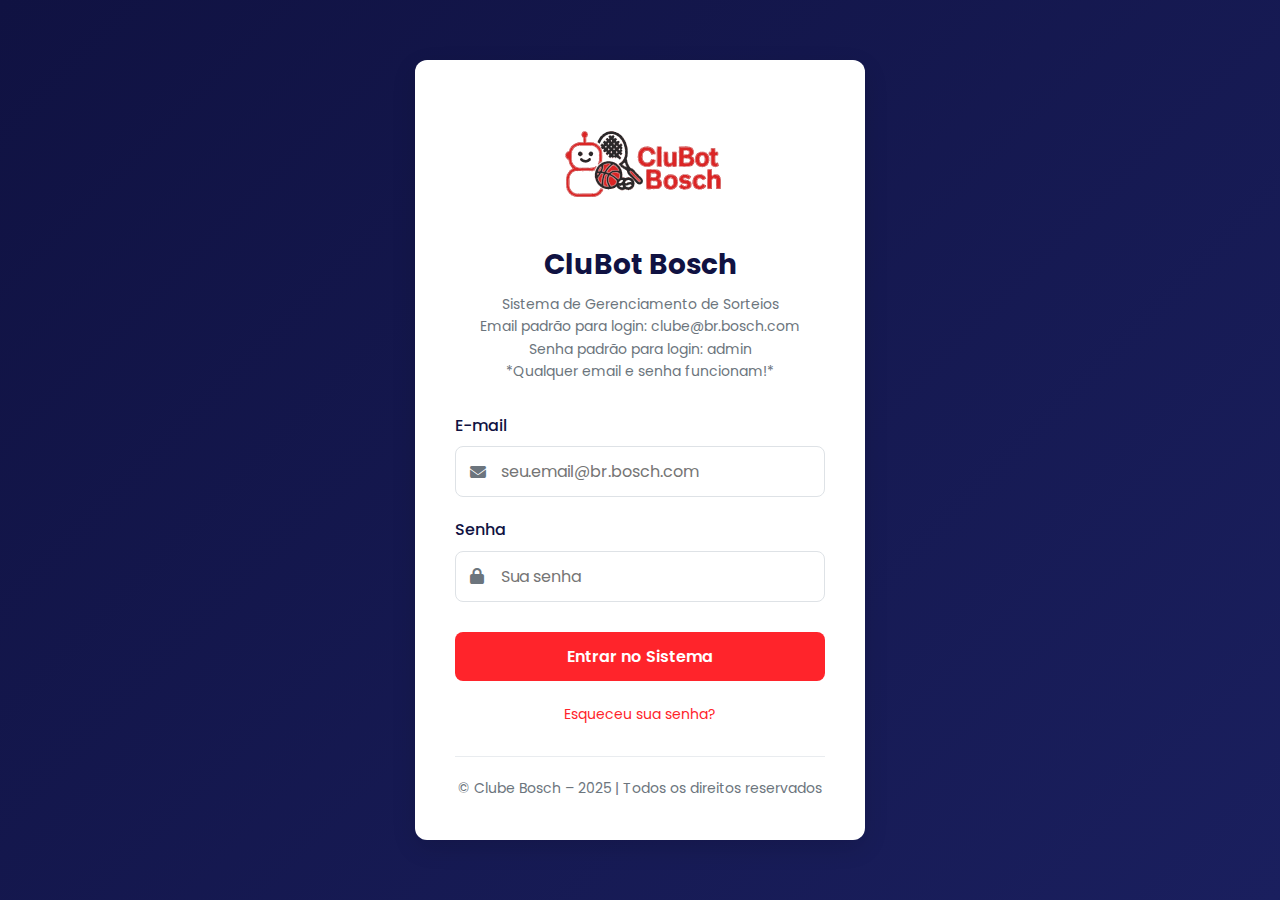
<file: index.html>
<!DOCTYPE html>
<html lang="pt-BR">
<head>
    <meta charset="UTF-8">
    <meta name="viewport" content="width=device-width, initial-scale=1.0">
    <title>CluBot Bosch - Login</title>
    <link rel="stylesheet" href="public/css/style.css">
    <link rel="preconnect" href="https://fonts.googleapis.com">
    <link rel="preconnect" href="https://fonts.gstatic.com" crossorigin>
    <link href="https://fonts.googleapis.com/css2?family=Poppins:wght@300;400;500;600;700&display=swap" rel="stylesheet">
    <link rel="stylesheet" href="https://cdnjs.cloudflare.com/ajax/libs/font-awesome/6.4.0/css/all.min.css">
    <link rel="icon" href="public/img/favicon.svg" type="image/svg+xml">
</head>
<body>
    <div class="login-container">
        <div class="login-card">
            <div class="logo">
              <img src="public/img/icon-complete.svg" alt="CluBot Bosch" class="logo-image">

                <h1>CluBot Bosch</h1>
                <p class="tagline">Sistema de Gerenciamento de Sorteios</p>
                 <p class="tagline">Email padrão para login: clube@br.bosch.com</p>
                  <p class="tagline">Senha padrão para login: admin</p>
                   <p class="tagline">*Qualquer email e senha funcionam!*</p>
            </div>
            
            <form class="login-form" id="login-form">
                <div class="form-group">
                    <label for="email">E-mail</label>
                    <div class="input-with-icon">
                        <i class="fas fa-envelope"></i>
                        <input type="email" id="email" class="form-control" placeholder="seu.email@br.bosch.com" required>
                    </div>
                </div>
                
                <div class="form-group">
                    <label for="password">Senha</label>
                    <div class="input-with-icon">
                        <i class="fas fa-lock"></i>
                        <input type="password" id="password" class="form-control" placeholder="Sua senha" required>
                    </div>
                </div>
                
                <button type="submit" class="btn btn-primary btn-login" id="login-btn">
                    <span id="login-text">Entrar no Sistema</span>
                    <span id="login-loading" class="loading" style="display: none;"></span>
                </button>
                
                <div class="login-help">
                    <a href="#" class="forgot-password">Esqueceu sua senha?</a>
                </div>
            </form>
            
            <div class="login-footer">
                <p>© Clube Bosch – 2025 | Todos os direitos reservados</p>
            </div>
        </div>
    </div>

    <script src="public/js/auth.js"></script>
</body>
</html>
</file>
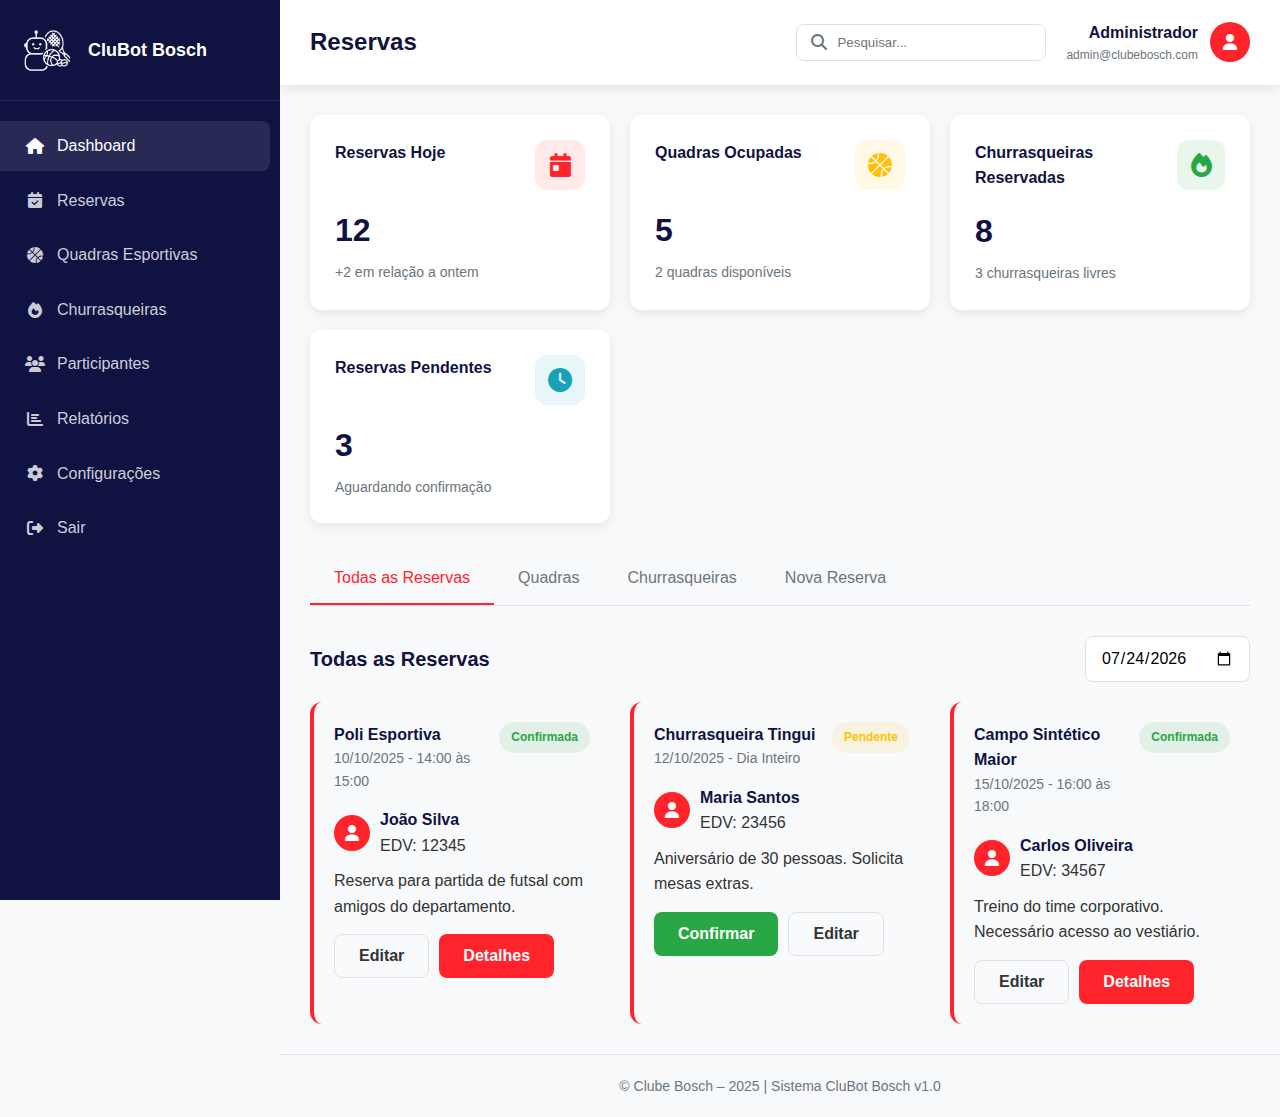
<file: hub.html>
<!DOCTYPE html>
<html lang="pt-BR">
<head>
    <meta charset="UTF-8">
    <meta name="viewport" content="width=device-width, initial-scale=1.0">
    <title>Dashboard - CluBot Bosch</title>
     <link rel="stylesheet" href="public/css/style.css">
    <link rel="stylesheet" href="https://cdnjs.cloudflare.com/ajax/libs/font-awesome/6.4.0/css/all.min.css">
    <style>
        :root {
            --primary: #ff242b;
            --secondary: #ffffff;
            --tertiary: #101242;
            --text: #333333;
            --text-light: #666666;
            --light-gray: #f8f9fa;
            --gray: #e9ecef;
            --border: #dee2e6;
            --dark-gray: #6c757d;
            --success: #28a745;
            --warning: #ffc107;
            --danger: #dc3545;
            --info: #17a2b8;
            --border-radius: 12px;
            --shadow: 0 4px 12px rgba(0, 0, 0, 0.08);
            --shadow-lg: 0 8px 24px rgba(0, 0, 0, 0.12);
            --transition: all 0.3s ease;
        }

        * {
            margin: 0;
            padding: 0;
            box-sizing: border-box;
            font-family: 'Poppins', sans-serif;
        }

        body {
            background-color: var(--light-gray);
            color: var(--text);
            line-height: 1.6;
        }

        /* Dashboard Styles */
        .dashboard-container {
            display: flex;
            min-height: 100vh;
        }

        /* Sidebar */
        .sidebar {
            width: 280px;
            background-color: var(--tertiary);
            color: var(--secondary);
            transition: var(--transition);
            position: fixed;
            height: 100vh;
            overflow-y: auto;
            z-index: 1000;
        }

        .sidebar-header {
            padding: 25px 20px;
            border-bottom: 1px solid rgba(255, 255, 255, 0.1);
            display: flex;
            align-items: center;
            justify-content: space-between;
        }

        .sidebar-logo {
            display: flex;
            align-items: center;
            gap: 12px;
        }

        .sidebar-logo-img {
            width: 40px;
            height: 40px;
            background-color: var(--secondary);
            border-radius: 8px;
            display: flex;
            align-items: center;
            justify-content: center;
            color: var(--primary);
            font-weight: bold;
        }

        .sidebar-logo h2 {
            font-size: 18px;
            font-weight: 600;
        }

        .sidebar-toggle {
            background: none;
            border: none;
            color: var(--secondary);
            font-size: 18px;
            cursor: pointer;
            display: none;
        }

        .sidebar-menu {
            list-style: none;
            padding: 20px 0;
        }

        .sidebar-menu li {
            margin-bottom: 5px;
        }

        .sidebar-menu a {
            display: flex;
            align-items: center;
            gap: 12px;
            padding: 12px 25px;
            color: rgba(255, 255, 255, 0.8);
            text-decoration: none;
            transition: var(--transition);
            border-radius: 0 8px 8px 0;
            margin-right: 10px;
        }

        .sidebar-menu a:hover, .sidebar-menu a.active {
            background-color: rgba(255, 255, 255, 0.1);
            color: var(--secondary);
        }

        .sidebar-menu a i {
            width: 20px;
            text-align: center;
        }

        /* Main Content */
        .main-content {
            flex: 1;
            margin-left: 280px;
            transition: var(--transition);
            display: flex;
            flex-direction: column;
            min-height: 100vh;
        }

        /* Navbar */
        .navbar {
            background-color: var(--secondary);
            box-shadow: var(--shadow);
            padding: 20px 30px;
            display: flex;
            justify-content: space-between;
            align-items: center;
        }

        .navbar-left .page-title {
            font-size: 24px;
            font-weight: 600;
            color: var(--tertiary);
        }

        .navbar-right {
            display: flex;
            align-items: center;
            gap: 20px;
        }

        .navbar-search {
            position: relative;
        }

        .navbar-search i {
            position: absolute;
            left: 15px;
            top: 50%;
            transform: translateY(-50%);
            color: var(--dark-gray);
        }

        .navbar-search input {
            padding: 10px 15px 10px 40px;
            border: 1px solid var(--border);
            border-radius: 8px;
            width: 250px;
            transition: var(--transition);
        }

        .navbar-search input:focus {
            outline: none;
            border-color: var(--primary);
        }

        .navbar-user {
            display: flex;
            align-items: center;
            gap: 12px;
        }

        .user-info {
            text-align: right;
        }

        .user-name {
            font-weight: 600;
            color: var(--tertiary);
        }

        .user-role {
            font-size: 12px;
            color: var(--dark-gray);
        }

        .user-avatar {
            width: 40px;
            height: 40px;
            border-radius: 50%;
            overflow: hidden;
            background-color: var(--primary);
            display: flex;
            align-items: center;
            justify-content: center;
            color: var(--secondary);
            font-weight: 600;
        }

        .user-avatar img {
            width: 100%;
            height: 100%;
            object-fit: cover;
        }

        .user-avatar.small {
            width: 36px;
            height: 36px;
        }

        /* Dashboard Content */
        .dashboard-content {
            flex: 1;
            padding: 30px;
        }

        /* Cards */
        .cards-container {
            display: grid;
            grid-template-columns: repeat(auto-fill, minmax(280px, 1fr));
            gap: 20px;
            margin-bottom: 30px;
        }

        .card {
            background-color: var(--secondary);
            border-radius: var(--border-radius);
            box-shadow: var(--shadow);
            padding: 25px;
            transition: var(--transition);
        }

        .card:hover {
            transform: translateY(-5px);
            box-shadow: var(--shadow-lg);
        }

        .stat-card .card-header {
            display: flex;
            justify-content: space-between;
            align-items: flex-start;
            margin-bottom: 15px;
        }

        .card-title {
            font-size: 16px;
            font-weight: 600;
            color: var(--tertiary);
        }

        .card-icon {
            width: 50px;
            height: 50px;
            border-radius: 12px;
            display: flex;
            align-items: center;
            justify-content: center;
            font-size: 24px;
        }

        .card-icon.primary {
            background-color: rgba(255, 36, 43, 0.1);
            color: var(--primary);
        }

        .card-icon.success {
            background-color: rgba(40, 167, 69, 0.1);
            color: var(--success);
        }

        .card-icon.warning {
            background-color: rgba(255, 193, 7, 0.1);
            color: var(--warning);
        }

        .card-icon.info {
            background-color: rgba(23, 162, 184, 0.1);
            color: var(--info);
        }

        .card-value {
            font-size: 32px;
            font-weight: 700;
            color: var(--tertiary);
            margin-bottom: 5px;
        }

        .card-description {
            font-size: 14px;
            color: var(--dark-gray);
        }

        /* Section Headers */
        .section-header {
            display: flex;
            justify-content: space-between;
            align-items: center;
            margin: 30px 0 20px;
        }

        .section-header h2 {
            font-size: 20px;
            font-weight: 600;
            color: var(--tertiary);
        }

        .view-all {
            color: var(--primary);
            text-decoration: none;
            font-weight: 500;
        }

        .view-all:hover {
            text-decoration: underline;
        }

        /* Actions Grid */
        .actions-grid {
            display: grid;
            grid-template-columns: repeat(auto-fill, minmax(250px, 1fr));
            gap: 20px;
            margin-bottom: 30px;
        }

        .action-card {
            background-color: var(--secondary);
            border-radius: var(--border-radius);
            padding: 25px;
            text-decoration: none;
            color: inherit;
            transition: var(--transition);
            box-shadow: var(--shadow);
            text-align: center;
            cursor: pointer;
        }

        .action-card:hover {
            transform: translateY(-5px);
            box-shadow: var(--shadow-lg);
            color: inherit;
        }

        .action-icon {
            width: 60px;
            height: 60px;
            border-radius: 12px;
            display: flex;
            align-items: center;
            justify-content: center;
            font-size: 24px;
            margin: 0 auto 15px;
        }

        .action-icon.primary {
            background-color: rgba(255, 36, 43, 0.1);
            color: var(--primary);
        }

        .action-icon.success {
            background-color: rgba(40, 167, 69, 0.1);
            color: var(--success);
        }

        .action-icon.warning {
            background-color: rgba(255, 193, 7, 0.1);
            color: var(--warning);
        }

        .action-icon.info {
            background-color: rgba(23, 162, 184, 0.1);
            color: var(--info);
        }

        .action-card h3 {
            font-size: 18px;
            font-weight: 600;
            margin-bottom: 8px;
            color: var(--tertiary);
        }

        .action-card p {
            font-size: 14px;
            color: var(--dark-gray);
        }

        /* Tables */
        .table-container {
            background-color: var(--secondary);
            border-radius: var(--border-radius);
            box-shadow: var(--shadow);
            padding: 25px;
            overflow-x: auto;
        }

        .data-table {
            width: 100%;
            border-collapse: collapse;
        }

        .data-table th, .data-table td {
            padding: 15px;
            text-align: left;
            border-bottom: 1px solid var(--border);
        }

        .data-table th {
            color: var(--tertiary);
            font-weight: 600;
            background-color: var(--light-gray);
        }

        .user-cell {
            display: flex;
            align-items: center;
            gap: 12px;
        }

        .user-details .user-name {
            font-weight: 600;
            color: var(--tertiary);
        }

        .user-details .user-edv {
            font-size: 12px;
            color: var(--dark-gray);
        }

        /* Status Badges */
        .status-badge {
            padding: 6px 12px;
            border-radius: 20px;
            font-size: 12px;
            font-weight: 600;
            display: inline-block;
        }

        .status-badge.confirmed {
            background-color: rgba(40, 167, 69, 0.1);
            color: var(--success);
        }

        .status-badge.pending {
            background-color: rgba(255, 193, 7, 0.1);
            color: var(--warning);
        }

        .status-badge.cancelled {
            background-color: rgba(220, 53, 69, 0.1);
            color: var(--danger);
        }

        /* Action Buttons */
        .action-buttons {
            display: flex;
            gap: 8px;
        }

        .btn-icon {
            width: 32px;
            height: 32px;
            border: none;
            border-radius: 6px;
            background-color: var(--light-gray);
            color: var(--dark-gray);
            cursor: pointer;
            transition: var(--transition);
            display: flex;
            align-items: center;
            justify-content: center;
        }

        .btn-icon:hover {
            background-color: var(--primary);
            color: var(--secondary);
        }

        /* Footer */
        .footer {
            text-align: center;
            padding: 20px;
            color: var(--dark-gray);
            font-size: 14px;
            border-top: 1px solid var(--border);
            margin-top: auto;
        }

        /* Modal */
        .modal {
            display: none;
            position: fixed;
            top: 0;
            left: 0;
            width: 100%;
            height: 100%;
            background-color: rgba(0, 0, 0, 0.5);
            z-index: 2000;
            align-items: center;
            justify-content: center;
            padding: 20px;
        }

        .modal-content {
            background-color: var(--secondary);
            border-radius: var(--border-radius);
            padding: 30px;
            width: 100%;
            max-width: 800px;
            box-shadow: var(--shadow-lg);
            max-height: 90vh;
            overflow-y: auto;
        }

        .modal-header {
            display: flex;
            justify-content: space-between;
            align-items: center;
            margin-bottom: 20px;
            padding-bottom: 15px;
            border-bottom: 1px solid var(--border);
        }

        .modal-title {
            font-size: 20px;
            font-weight: 600;
            color: var(--tertiary);
        }

        .close-modal {
            background: none;
            border: none;
            font-size: 24px;
            cursor: pointer;
            color: var(--dark-gray);
            transition: var(--transition);
        }

        .close-modal:hover {
            color: var(--tertiary);
        }

        .modal-body {
            margin-bottom: 20px;
        }

        .modal-footer {
            display: flex;
            justify-content: flex-end;
            gap: 12px;
            padding-top: 20px;
            border-top: 1px solid var(--border);
        }

        /* Tabs */
        .tabs {
            display: flex;
            border-bottom: 1px solid var(--border);
            margin-bottom: 20px;
        }

        .tab {
            padding: 12px 24px;
            cursor: pointer;
            font-weight: 500;
            color: var(--dark-gray);
            border-bottom: 2px solid transparent;
            transition: var(--transition);
        }

        .tab.active {
            color: var(--primary);
            border-bottom: 2px solid var(--primary);
        }

        .tab-content {
            display: none;
        }

        .tab-content.active {
            display: block;
        }

        /* Form Elements */
        .form-group {
            margin-bottom: 20px;
        }

        .form-group label {
            display: block;
            margin-bottom: 8px;
            font-weight: 500;
            color: var(--tertiary);
        }

        .form-control {
            width: 100%;
            padding: 12px 15px;
            border: 1px solid var(--border);
            border-radius: 8px;
            font-size: 16px;
            transition: var(--transition);
        }

        .form-control:focus {
            outline: none;
            border-color: var(--primary);
            box-shadow: 0 0 0 3px rgba(255, 36, 43, 0.2);
        }

        .btn {
            display: inline-flex;
            align-items: center;
            justify-content: center;
            gap: 8px;
            padding: 12px 24px;
            border: none;
            border-radius: 8px;
            font-size: 16px;
            font-weight: 600;
            cursor: pointer;
            transition: var(--transition);
            text-decoration: none;
        }

        .btn-primary {
            background-color: var(--primary);
            color: var(--secondary);
        }

        .btn-primary:hover {
            background-color: #e02027;
            transform: translateY(-2px);
            box-shadow: 0 6px 12px rgba(255, 36, 43, 0.3);
        }

        .btn-secondary {
            background-color: var(--tertiary);
            color: var(--secondary);
        }

        .btn-secondary:hover {
            background-color: #0a0d2e;
        }

        .btn-success {
            background-color: var(--success);
            color: var(--secondary);
        }

        .btn-outline {
            background-color: transparent;
            border: 1px solid var(--border);
            color: var(--text);
        }

        .btn-outline:hover {
            background-color: var(--light-gray);
        }

        /* Schedule Grid */
        .schedule-grid {
            display: grid;
            grid-template-columns: repeat(auto-fill, minmax(200px, 1fr));
            gap: 15px;
            margin-top: 20px;
        }

        .schedule-item {
            background-color: var(--light-gray);
            border-radius: 8px;
            padding: 15px;
            text-align: center;
            cursor: pointer;
            transition: var(--transition);
        }

        .schedule-item:hover {
            background-color: var(--gray);
        }

        .schedule-item.active {
            background-color: var(--primary);
            color: var(--secondary);
        }

        .schedule-time {
            font-weight: 600;
            margin-bottom: 5px;
        }

        .schedule-status {
            font-size: 12px;
        }

        /* Reservations Grid */
        .reservations-grid {
            display: grid;
            grid-template-columns: repeat(auto-fill, minmax(300px, 1fr));
            gap: 20px;
            margin-top: 20px;
        }

        .reservation-card {
            background-color: var(--light-gray);
            border-radius: var(--border-radius);
            padding: 20px;
            transition: var(--transition);
            border-left: 4px solid var(--primary);
        }

        .reservation-card:hover {
            transform: translateY(-3px);
            box-shadow: var(--shadow);
        }

        .reservation-header {
            display: flex;
            justify-content: space-between;
            align-items: flex-start;
            margin-bottom: 15px;
        }

        .reservation-title {
            font-weight: 600;
            color: var(--tertiary);
        }

        .reservation-date {
            font-size: 14px;
            color: var(--dark-gray);
        }

        .reservation-details {
            margin-bottom: 15px;
        }

        .reservation-user {
            display: flex;
            align-items: center;
            gap: 10px;
            margin-bottom: 10px;
        }

        .reservation-actions {
            display: flex;
            gap: 10px;
        }

        /* Responsive Styles */
        @media (max-width: 1200px) {
            .sidebar {
                width: 250px;
            }
            
            .main-content {
                margin-left: 250px;
            }
        }

        @media (max-width: 992px) {
            .sidebar {
                width: 70px;
                overflow: visible;
            }
            
            .sidebar-header h2, .sidebar-menu span {
                display: none;
            }
            
            .sidebar-menu a {
                justify-content: center;
                padding: 15px;
                border-radius: 8px;
                margin: 0 10px 5px;
            }
            
            .main-content {
                margin-left: 70px;
            }
            
            .cards-container, .actions-grid {
                grid-template-columns: repeat(auto-fill, minmax(250px, 1fr));
            }
            
            .navbar-search input {
                width: 200px;
            }
        }

        @media (max-width: 768px) {
            .cards-container, .actions-grid {
                grid-template-columns: 1fr;
            }
            
            .navbar {
                flex-direction: column;
                gap: 15px;
                align-items: flex-start;
            }
            
            .navbar-right {
                width: 100%;
                justify-content: space-between;
            }
            
            .navbar-search input {
                width: 180px;
            }
            
            .dashboard-content {
                padding: 20px;
            }
            
            .reservations-grid {
                grid-template-columns: 1fr;
            }
        }

        @media (max-width: 576px) {
            .sidebar {
                width: 100%;
                height: auto;
                position: relative;
            }
            
            .sidebar-toggle {
                display: block;
            }
            
            .sidebar-menu {
                display: none;
                padding: 10px 0;
            }
            
            .sidebar-menu.active {
                display: block;
            }
            
            .sidebar-menu li {
                margin-bottom: 0;
            }
            
            .main-content {
                margin-left: 0;
            }
            
            .table-container {
                padding: 15px;
            }
            
            th, td {
                padding: 10px 5px;
            }
            
            .modal-content {
                padding: 20px;
            }
            
            .navbar-search {
                display: none;
            }
            
            .tabs {
                flex-wrap: wrap;
            }
            
            .tab {
                flex: 1;
                min-width: 120px;
                text-align: center;
            }
        }
    </style>
</head>
<body>
    <div class="dashboard-container">
        <!-- Sidebar -->
        <nav class="sidebar">
            <div class="sidebar-header">
                <div class="sidebar-logo">
<img src="public/img/icon-white.svg" alt="CluBot Bosch" class="logo-image-slide">


                    <h2>CluBot Bosch</h2>
                </div>
                <button class="sidebar-toggle" id="sidebar-toggle">
                    <i class="fas fa-bars"></i>
                </button>
            </div>
            
            <ul class="sidebar-menu">
                <li><a href="#" class="active" data-page="dashboard"><i class="fas fa-home"></i> <span>Dashboard</span></a></li>
                <li><a href="#" data-page="reservations"><i class="fas fa-calendar-check"></i> <span>Reservas</span></a></li>
                <li><a href="#" data-page="sports-courts"><i class="fas fa-basketball-ball"></i> <span>Quadras Esportivas</span></a></li>
                <li><a href="#" data-page="barbecues"><i class="fas fa-fire"></i> <span>Churrasqueiras</span></a></li>
                <li><a href="#" data-page="participants"><i class="fas fa-users"></i> <span>Participantes</span></a></li>
                <li><a href="#" data-page="reports"><i class="fas fa-chart-bar"></i> <span>Relatórios</span></a></li>
                <li><a href="#" data-page="settings"><i class="fas fa-cog"></i> <span>Configurações</span></a></li>
                <li><a href="index.html" id="logout-btn"><i class="fas fa-sign-out-alt"></i> <span>Sair</span></a></li>
            </ul>
        </nav>
        
        <!-- Main Content -->
        <main class="main-content">
            <!-- Top Navigation -->
            <header class="navbar">
                <div class="navbar-left">
                    <h1 class="page-title">Reservas</h1>
                </div>
                <div class="navbar-right">
                    <div class="navbar-search">
                        <i class="fas fa-search"></i>
                        <input type="text" placeholder="Pesquisar...">
                    </div>
                    <div class="navbar-user">
                        <div class="user-info">
                            <div class="user-name">Administrador</div>
                            <div class="user-role">admin@clubebosch.com</div>
                        </div>
                        <div class="user-avatar">
                            <i class="fas fa-user"></i>
                        </div>
                    </div>
                </div>
            </header>
            
            <!-- Dashboard Content -->
            <div class="dashboard-content">
                <!-- Statistics Cards -->
                <div class="cards-container">
                    <div class="card stat-card">
                        <div class="card-header">
                            <h3 class="card-title">Reservas Hoje</h3>
                            <div class="card-icon primary">
                                <i class="fas fa-calendar-day"></i>
                            </div>
                        </div>
                        <div class="card-value">12</div>
                        <div class="card-description">+2 em relação a ontem</div>
                    </div>
                    
                    <div class="card stat-card">
                        <div class="card-header">
                            <h3 class="card-title">Quadras Ocupadas</h3>
                            <div class="card-icon warning">
                                <i class="fas fa-basketball-ball"></i>
                            </div>
                        </div>
                        <div class="card-value">5</div>
                        <div class="card-description">2 quadras disponíveis</div>
                    </div>
                    
                    <div class="card stat-card">
                        <div class="card-header">
                            <h3 class="card-title">Churrasqueiras Reservadas</h3>
                            <div class="card-icon success">
                                <i class="fas fa-fire"></i>
                            </div>
                        </div>
                        <div class="card-value">8</div>
                        <div class="card-description">3 churrasqueiras livres</div>
                    </div>
                    
                    <div class="card stat-card">
                        <div class="card-header">
                            <h3 class="card-title">Reservas Pendentes</h3>
                            <div class="card-icon info">
                                <i class="fas fa-clock"></i>
                            </div>
                        </div>
                        <div class="card-value">3</div>
                        <div class="card-description">Aguardando confirmação</div>
                    </div>
                </div>
                
                <!-- Tabs para Reservas -->
                <div class="tabs">
                    <div class="tab active" data-tab="all-reservations">Todas as Reservas</div>
                    <div class="tab" data-tab="courts-reservations">Quadras</div>
                    <div class="tab" data-tab="barbecues-reservations">Churrasqueiras</div>
                    <div class="tab" data-tab="new-reservation">Nova Reserva</div>
                </div>
                
                <!-- Conteúdo da Aba Todas as Reservas -->
                <div class="tab-content active" id="all-reservations-tab">
                    <div class="section-header">
                        <h2>Todas as Reservas</h2>
                        <div>
                            <input type="date" class="form-control" id="filter-date" style="display: inline-block; width: auto;">
                        </div>
                    </div>
                    
                    <div class="reservations-grid">
                        <!-- Reserva de Quadra -->
                        <div class="reservation-card">
                            <div class="reservation-header">
                                <div>
                                    <div class="reservation-title">Poli Esportiva</div>
                                    <div class="reservation-date">10/10/2025 - 14:00 às 15:00</div>
                                </div>
                                <span class="status-badge confirmed">Confirmada</span>
                            </div>
                            <div class="reservation-details">
                                <div class="reservation-user">
                                    <div class="user-avatar small">
                                        <i class="fas fa-user"></i>
                                    </div>
                                    <div>
                                        <div class="user-name">João Silva</div>
                                        <div class="user-edv">EDV: 12345</div>
                                    </div>
                                </div>
                                <p>Reserva para partida de futsal com amigos do departamento.</p>
                            </div>
                            <div class="reservation-actions">
                                <button class="btn btn-outline">Editar</button>
                                <button class="btn btn-primary">Detalhes</button>
                            </div>
                        </div>
                        
                        <!-- Reserva de Churrasqueira -->
                        <div class="reservation-card">
                            <div class="reservation-header">
                                <div>
                                    <div class="reservation-title">Churrasqueira Tingui</div>
                                    <div class="reservation-date">12/10/2025 - Dia Inteiro</div>
                                </div>
                                <span class="status-badge pending">Pendente</span>
                            </div>
                            <div class="reservation-details">
                                <div class="reservation-user">
                                    <div class="user-avatar small">
                                        <i class="fas fa-user"></i>
                                    </div>
                                    <div>
                                        <div class="user-name">Maria Santos</div>
                                        <div class="user-edv">EDV: 23456</div>
                                    </div>
                                </div>
                                <p>Aniversário de 30 pessoas. Solicita mesas extras.</p>
                            </div>
                            <div class="reservation-actions">
                                <button class="btn btn-success">Confirmar</button>
                                <button class="btn btn-outline">Editar</button>
                            </div>
                        </div>
                        
                        <!-- Outra Reserva de Quadra -->
                        <div class="reservation-card">
                            <div class="reservation-header">
                                <div>
                                    <div class="reservation-title">Campo Sintético Maior</div>
                                    <div class="reservation-date">15/10/2025 - 16:00 às 18:00</div>
                                </div>
                                <span class="status-badge confirmed">Confirmada</span>
                            </div>
                            <div class="reservation-details">
                                <div class="reservation-user">
                                    <div class="user-avatar small">
                                        <i class="fas fa-user"></i>
                                    </div>
                                    <div>
                                        <div class="user-name">Carlos Oliveira</div>
                                        <div class="user-edv">EDV: 34567</div>
                                    </div>
                                </div>
                                <p>Treino do time corporativo. Necessário acesso ao vestiário.</p>
                            </div>
                            <div class="reservation-actions">
                                <button class="btn btn-outline">Editar</button>
                                <button class="btn btn-primary">Detalhes</button>
                            </div>
                        </div>
                    </div>
                </div>
                
                <!-- Conteúdo da Aba Quadras -->
                <div class="tab-content" id="courts-reservations-tab">
                    <div class="section-header">
                        <h2>Reservas de Quadras</h2>
                        <div>
                            <select id="court-select" class="form-control" style="display: inline-block; width: auto;">
                                <option value="all">Todas as Quadras</option>
                                <option value="poli">Poli Esportiva</option>
                                <option value="areia">Quadra de Areia</option>
                                <option value="tenis">Tênis</option>
                                <option value="campo-grande">Campo Grande</option>
                                <option value="campo-menor">Campo Menor</option>
                                <option value="sintetico-maior">Sintético Maior</option>
                                <option value="sintetico-menor">Sintético Menor</option>
                            </select>
                            <input type="date" class="form-control" id="court-date" style="display: inline-block; width: auto; margin-left: 10px;">
                        </div>
                    </div>
                    
                    <div class="table-container">
                        <table class="data-table">
                            <thead>
                                <tr>
                                    <th>Quadra</th>
                                    <th>Data</th>
                                    <th>Horário</th>
                                    <th>Responsável</th>
                                    <th>Status</th>
                                    <th>Ações</th>
                                </tr>
                            </thead>
                            <tbody>
                                <tr>
                                    <td>Poli Esportiva</td>
                                    <td>10/10/2025</td>
                                    <td>14:00 - 15:00</td>
                                    <td>
                                        <div class="user-cell">
                                            <div class="user-avatar small">
                                                <i class="fas fa-user"></i>
                                            </div>
                                            <div class="user-details">
                                                <div class="user-name">João Silva</div>
                                                <div class="user-edv">EDV: 12345</div>
                                            </div>
                                        </div>
                                    </td>
                                    <td><span class="status-badge confirmed">Confirmada</span></td>
                                    <td>
                                        <div class="action-buttons">
                                            <button class="btn-icon" title="Editar"><i class="fas fa-edit"></i></button>
                                            <button class="btn-icon" title="Cancelar"><i class="fas fa-times"></i></button>
                                        </div>
                                    </td>
                                </tr>
                                <tr>
                                    <td>Quadra de Areia</td>
                                    <td>11/10/2025</td>
                                    <td>16:00 - 17:00</td>
                                    <td>
                                        <div class="user-cell">
                                            <div class="user-avatar small">
                                                <i class="fas fa-user"></i>
                                            </div>
                                            <div class="user-details">
                                                <div class="user-name">Ana Costa</div>
                                                <div class="user-edv">EDV: 45678</div>
                                            </div>
                                        </div>
                                    </td>
                                    <td><span class="status-badge pending">Pendente</span></td>
                                    <td>
                                        <div class="action-buttons">
                                            <button class="btn-icon" title="Confirmar"><i class="fas fa-check"></i></button>
                                            <button class="btn-icon" title="Editar"><i class="fas fa-edit"></i></button>
                                        </div>
                                    </td>
                                </tr>
                                <tr>
                                    <td>Campo Sintético Maior</td>
                                    <td>15/10/2025</td>
                                    <td>16:00 - 18:00</td>
                                    <td>
                                        <div class="user-cell">
                                            <div class="user-avatar small">
                                                <i class="fas fa-user"></i>
                                            </div>
                                            <div class="user-details">
                                                <div class="user-name">Carlos Oliveira</div>
                                                <div class="user-edv">EDV: 34567</div>
                                            </div>
                                        </div>
                                    </td>
                                    <td><span class="status-badge confirmed">Confirmada</span></td>
                                    <td>
                                        <div class="action-buttons">
                                            <button class="btn-icon" title="Editar"><i class="fas fa-edit"></i></button>
                                            <button class="btn-icon" title="Cancelar"><i class="fas fa-times"></i></button>
                                        </div>
                                    </td>
                                </tr>
                            </tbody>
                        </table>
                    </div>
                </div>
                
                <!-- Conteúdo da Aba Churrasqueiras -->
                <div class="tab-content" id="barbecues-reservations-tab">
                    <div class="section-header">
                        <h2>Reservas de Churrasqueiras</h2>
                        <div>
                            <select id="barbecue-select" class="form-control" style="display: inline-block; width: auto;">
                                <option value="all">Todas as Churrasqueiras</option>
                                <option value="tingui">Tingui</option>
                                <option value="passauna">Passauna</option>
                                <option value="barigui">Barigui</option>
                                <option value="jardim-botanico">Jardim Botânico</option>
                                <option value="opera">Ópera de Arame</option>
                                <option value="memorial">Memorial Ucraniano</option>
                                <option value="tangua">Tanguá</option>
                                <option value="museo">Museo do Olho</option>
                            </select>
                            <input type="date" class="form-control" id="barbecue-date" style="display: inline-block; width: auto; margin-left: 10px;">
                        </div>
                    </div>
                    
                    <div class="reservations-grid">
                        <!-- Reserva de Churrasqueira -->
                        <div class="reservation-card">
                            <div class="reservation-header">
                                <div>
                                    <div class="reservation-title">Churrasqueira Tingui</div>
                                    <div class="reservation-date">12/10/2025 - Dia Inteiro</div>
                                </div>
                                <span class="status-badge pending">Pendente</span>
                            </div>
                            <div class="reservation-details">
                                <div class="reservation-user">
                                    <div class="user-avatar small">
                                        <i class="fas fa-user"></i>
                                    </div>
                                    <div>
                                        <div class="user-name">Maria Santos</div>
                                        <div class="user-edv">EDV: 23456</div>
                                    </div>
                                </div>
                                <p>Aniversário de 30 pessoas. Solicita mesas extras.</p>
                            </div>
                            <div class="reservation-actions">
                                <button class="btn btn-success">Confirmar</button>
                                <button class="btn btn-outline">Editar</button>
                            </div>
                        </div>
                        
                        <!-- Outra Reserva de Churrasqueira -->
                        <div class="reservation-card">
                            <div class="reservation-header">
                                <div>
                                    <div class="reservation-title">Churrasqueira Barigui</div>
                                    <div class="reservation-date">18/10/2025 - Dia Inteiro</div>
                                </div>
                                <span class="status-badge confirmed">Confirmada</span>
                            </div>
                            <div class="reservation-details">
                                <div class="reservation-user">
                                    <div class="user-avatar small">
                                        <i class="fas fa-user"></i>
                                    </div>
                                    <div>
                                        <div class="user-name">Roberto Alves</div>
                                        <div class="user-edv">EDV: 56789</div>
                                    </div>
                                </div>
                                <p>Confratenização de equipe - 25 pessoas.</p>
                            </div>
                            <div class="reservation-actions">
                                <button class="btn btn-outline">Editar</button>
                                <button class="btn btn-primary">Detalhes</button>
                            </div>
                        </div>
                        
                        <!-- Mais uma Reserva de Churrasqueira -->
                        <div class="reservation-card">
                            <div class="reservation-header">
                                <div>
                                    <div class="reservation-title">Churrasqueira Tanguá</div>
                                    <div class="reservation-date">22/10/2025 - Dia Inteiro</div>
                                </div>
                                <span class="status-badge cancelled">Cancelada</span>
                            </div>
                            <div class="reservation-details">
                                <div class="reservation-user">
                                    <div class="user-avatar small">
                                        <i class="fas fa-user"></i>
                                    </div>
                                    <div>
                                        <div class="user-name">Fernanda Lima</div>
                                        <div class="user-edv">EDV: 67890</div>
                                    </div>
                                </div>
                                <p>Reserva cancelada por motivo de chuva.</p>
                            </div>
                            <div class="reservation-actions">
                                <button class="btn btn-outline">Reativar</button>
                                <button class="btn btn-primary">Detalhes</button>
                            </div>
                        </div>
                    </div>
                </div>
                
                <!-- Conteúdo da Aba Nova Reserva -->
                <div class="tab-content" id="new-reservation-tab">
                    <div class="section-header">
                        <h2>Nova Reserva</h2>
                    </div>
                    
                    <div class="card">
                        <form id="new-reservation-form">
                            <div class="form-group">
                                <label for="reservation-type">Tipo de Reserva:</label>
                                <select id="reservation-type" class="form-control" required>
                                    <option value="">Selecione o tipo</option>
                                    <option value="court">Quadra Esportiva</option>
                                    <option value="barbecue">Churrasqueira</option>
                                </select>
                            </div>
                            
                            <div class="form-group" id="court-selection" style="display: none;">
                                <label for="court">Quadra:</label>
                                <select id="court" class="form-control">
                                    <option value="">Selecione a quadra</option>
                                    <option value="poli">Poli Esportiva</option>
                                    <option value="areia">Quadra de Areia</option>
                                    <option value="tenis">Tênis</option>
                                    <option value="campo-grande">Campo Grande</option>
                                    <option value="campo-menor">Campo Menor</option>
                                    <option value="sintetico-maior">Sintético Maior</option>
                                    <option value="sintetico-menor">Sintético Menor</option>
                                </select>
                            </div>
                            
                            <div class="form-group" id="barbecue-selection" style="display: none;">
                                <label for="barbecue">Churrasqueira:</label>
                                <select id="barbecue" class="form-control">
                                    <option value="">Selecione a churrasqueira</option>
                                    <option value="tingui">Tingui</option>
                                    <option value="passauna">Passauna</option>
                                    <option value="barigui">Barigui</option>
                                    <option value="jardim-botanico">Jardim Botânico</option>
                                    <option value="opera">Ópera de Arame</option>
                                    <option value="memorial">Memorial Ucraniano</option>
                                    <option value="tangua">Tanguá</option>
                                    <option value="museo">Museo do Olho</option>
                                </select>
                            </div>
                            
                            <div class="form-group">
                                <label for="reservation-date">Data:</label>
                                <input type="date" id="reservation-date" class="form-control" required>
                            </div>
                            
                            <div class="form-group" id="time-selection" style="display: none;">
                                <label for="reservation-time">Horário (apenas para quadras):</label>
                                <select id="reservation-time" class="form-control">
                                    <option value="">Selecione o horário</option>
                                    <option value="08:00-09:00">08:00 - 09:00</option>
                                    <option value="09:00-10:00">09:00 - 10:00</option>
                                    <option value="10:00-11:00">10:00 - 11:00</option>
                                    <option value="11:00-12:00">11:00 - 12:00</option>
                                    <option value="14:00-15:00">14:00 - 15:00</option>
                                    <option value="15:00-16:00">15:00 - 16:00</option>
                                    <option value="16:00-17:00">16:00 - 17:00</option>
                                    <option value="17:00-18:00">17:00 - 18:00</option>
                                </select>
                            </div>
                            
                            <div class="form-group">
                                <label for="participant">Participante:</label>
                                <select id="participant" class="form-control" required>
                                    <option value="">Selecione o participante</option>
                                    <option value="12345">João Silva (EDV: 12345)</option>
                                    <option value="23456">Maria Santos (EDV: 23456)</option>
                                    <option value="34567">Carlos Oliveira (EDV: 34567)</option>
                                    <option value="45678">Ana Costa (EDV: 45678)</option>
                                    <option value="56789">Roberto Alves (EDV: 56789)</option>
                                </select>
                            </div>
                            
                            <div class="form-group">
                                <label for="notes">Observações:</label>
                                <textarea id="notes" class="form-control" rows="3" placeholder="Informações adicionais sobre a reserva..."></textarea>
                            </div>
                            
                            <div class="form-group">
                                <button type="submit" class="btn btn-primary">Criar Reserva</button>
                                <button type="reset" class="btn btn-outline">Limpar</button>
                            </div>
                        </form>
                    </div>
                </div>
            </div>
            
            <footer class="footer">
                <p>© Clube Bosch – 2025 | Sistema CluBot Bosch v1.0</p>
            </footer>
        </main>
    </div>

    <script>
        // Toggle sidebar on mobile
        document.getElementById('sidebar-toggle').addEventListener('click', function() {
            document.querySelector('.sidebar-menu').classList.toggle('active');
        });

        // Tab functionality
        document.querySelectorAll('.tab').forEach(tab => {
            tab.addEventListener('click', function() {
                // Remove active class from all tabs and tab contents
                document.querySelectorAll('.tab').forEach(t => t.classList.remove('active'));
                document.querySelectorAll('.tab-content').forEach(c => c.classList.remove('active'));
                
                // Add active class to clicked tab
                this.classList.add('active');
                
                // Show corresponding tab content
                const tabId = this.getAttribute('data-tab');
                document.getElementById(`${tabId}-tab`).classList.add('active');
            });
        });

        // Show/hide form fields based on reservation type
        document.getElementById('reservation-type').addEventListener('change', function() {
            const type = this.value;
            document.getElementById('court-selection').style.display = type === 'court' ? 'block' : 'none';
            document.getElementById('barbecue-selection').style.display = type === 'barbecue' ? 'block' : 'none';
            document.getElementById('time-selection').style.display = type === 'court' ? 'block' : 'none';
        });

        // Form submission
        document.getElementById('new-reservation-form').addEventListener('submit', function(e) {
            e.preventDefault();
            alert('Reserva criada com sucesso!');
            this.reset();
            document.getElementById('court-selection').style.display = 'none';
            document.getElementById('barbecue-selection').style.display = 'none';
            document.getElementById('time-selection').style.display = 'none';
        });

        // Set minimum date to today for date inputs
        const today = new Date().toISOString().split('T')[0];
        document.getElementById('reservation-date').min = today;
        document.getElementById('filter-date').value = today;
        document.getElementById('court-date').value = today;
        document.getElementById('barbecue-date').value = today;
    </script>
</body>
</html>
</file>
<file: public/css/style.css>
:root {
    --primary: #ff242b;
    --secondary: #ffffff;
    --tertiary: #101242;
    --text: #333333;
    --text-light: #666666;
    --light-gray: #f8f9fa;
    --gray: #e9ecef;
    --border: #dee2e6;
    --dark-gray: #6c757d;
    --success: #28a745;
    --warning: #ffc107;
    --danger: #dc3545;
    --info: #17a2b8;
    --border-radius: 12px;
    --shadow: 0 4px 12px rgba(0, 0, 0, 0.08);
    --shadow-lg: 0 8px 24px rgba(0, 0, 0, 0.12);
    --transition: all 0.3s ease;
}

* {
    margin: 0;
    padding: 0;
    box-sizing: border-box;
    font-family: 'Poppins', sans-serif;
}

body {
    background-color: var(--light-gray);
    color: var(--text);
    line-height: 1.6;
}

/* Login Page Styles */
.login-container {
    min-height: 100vh;
    display: flex;
    align-items: center;
    justify-content: center;
    padding: 20px;
    background: linear-gradient(135deg, var(--tertiary) 0%, #1a1f5e 100%);
}

.login-card {
    background-color: var(--secondary);
    border-radius: var(--border-radius);
    box-shadow: var(--shadow-lg);
    padding: 40px;
    width: 100%;
    max-width: 450px;
    text-align: center;
}

.logo {
    margin-bottom: 30px;
}

.logo-image {
    width: 220px;
    height: 220px;
    margin-bottom: 2px;
}

.logo h1 {
    color: var(--tertiary);
    font-size: 28px;
    font-weight: 700;
    margin-bottom: 5px;
}

.tagline {
    color: var(--dark-gray);
    font-size: 14px;
    font-weight: 400;
}

.login-form {
    text-align: left;
    margin-bottom: 20px;
}

.form-group {
    margin-bottom: 20px;
}

.form-group label {
    display: block;
    margin-bottom: 8px;
    font-weight: 500;
    color: var(--tertiary);
}

.input-with-icon {
    position: relative;
}

.input-with-icon i {
    position: absolute;
    left: 15px;
    top: 50%;
    transform: translateY(-50%);
    color: var(--dark-gray);
}

.input-with-icon .form-control {
    padding-left: 45px;
}

.form-control {
    width: 100%;
    padding: 12px 15px;
    border: 1px solid var(--border);
    border-radius: 8px;
    font-size: 16px;
    transition: var(--transition);
}

.form-control:focus {
    outline: none;
    border-color: var(--primary);
    box-shadow: 0 0 0 3px rgba(255, 36, 43, 0.2);
}

.btn {
    display: inline-flex;
    align-items: center;
    justify-content: center;
    gap: 8px;
    padding: 12px 24px;
    border: none;
    border-radius: 8px;
    font-size: 16px;
    font-weight: 600;
    cursor: pointer;
    transition: var(--transition);
    text-decoration: none;
}

.btn-primary {
    background-color: var(--primary);
    color: var(--secondary);
}

.btn-primary:hover {
    background-color: #e02027;
    transform: translateY(-2px);
    box-shadow: 0 6px 12px rgba(255, 36, 43, 0.3);
}

.btn-secondary {
    background-color: var(--tertiary);
    color: var(--secondary);
}

.btn-secondary:hover {
    background-color: #0a0d2e;
}

.btn-success {
    background-color: var(--success);
    color: var(--secondary);
}

.btn-outline {
    background-color: transparent;
    border: 1px solid var(--border);
    color: var(--text);
}

.btn-outline:hover {
    background-color: var(--light-gray);
}

.btn-large {
    padding: 15px 30px;
    font-size: 18px;
}

.btn-login {
    width: 100%;
    margin-top: 10px;
}

.login-help {
    text-align: center;
    margin-top: 20px;
}

.forgot-password {
    color: var(--primary);
    text-decoration: none;
    font-size: 14px;
}

.forgot-password:hover {
    text-decoration: underline;
}

.login-footer {
    margin-top: 30px;
    color: var(--dark-gray);
    font-size: 14px;
    border-top: 1px solid var(--gray);
    padding-top: 20px;
}

/* Dashboard Styles */
.dashboard-container {
    display: flex;
    min-height: 100vh;
}

/* Sidebar */
.sidebar {
    width: 280px;
    background-color: var(--tertiary);
    color: var(--secondary);
    transition: var(--transition);
    position: fixed;
    height: 100vh;
    overflow-y: auto;
    z-index: 1000;
}

.sidebar-header {
    padding: 25px 20px;
    border-bottom: 1px solid rgba(255, 255, 255, 0.1);
    display: flex;
    align-items: center;
    justify-content: space-between;
}

.sidebar-logo {
    display: flex;
    align-items: center;
    gap: 12px;
}

.sidebar-logo-img {
    width: 40px;
    height: 40px;
}

.sidebar-logo h2 {
    font-size: 18px;
    font-weight: 600;
}

.sidebar-toggle {
    background: none;
    border: none;
    color: var(--secondary);
    font-size: 18px;
    cursor: pointer;
    display: none;
}

.sidebar-menu {
    list-style: none;
    padding: 20px 0;
}

.sidebar-menu li {
    margin-bottom: 5px;
}

.sidebar-menu a {
    display: flex;
    align-items: center;
    gap: 12px;
    padding: 12px 25px;
    color: rgba(255, 255, 255, 0.8);
    text-decoration: none;
    transition: var(--transition);
    border-radius: 0 8px 8px 0;
    margin-right: 10px;
}

.sidebar-menu a:hover, .sidebar-menu a.active {
    background-color: rgba(255, 255, 255, 0.1);
    color: var(--secondary);
}

.sidebar-menu a i {
    width: 20px;
    text-align: center;
}

/* Main Content */
.main-content {
    flex: 1;
    margin-left: 280px;
    transition: var(--transition);
    display: flex;
    flex-direction: column;
    min-height: 100vh;
}

/* Navbar */
.navbar {
    background-color: var(--secondary);
    box-shadow: var(--shadow);
    padding: 20px 30px;
    display: flex;
    justify-content: space-between;
    align-items: center;
}

.navbar-left .page-title {
    font-size: 24px;
    font-weight: 600;
    color: var(--tertiary);
}

.navbar-right {
    display: flex;
    align-items: center;
    gap: 20px;
}

.navbar-search {
    position: relative;
}

.navbar-search i {
    position: absolute;
    left: 15px;
    top: 50%;
    transform: translateY(-50%);
    color: var(--dark-gray);
}

.navbar-search input {
    padding: 10px 15px 10px 40px;
    border: 1px solid var(--border);
    border-radius: 8px;
    width: 250px;
    transition: var(--transition);
}

.navbar-search input:focus {
    outline: none;
    border-color: var(--primary);
}

.navbar-user {
    display: flex;
    align-items: center;
    gap: 12px;
}

.user-info {
    text-align: right;
}

.user-name {
    font-weight: 600;
    color: var(--tertiary);
}

.user-role {
    font-size: 12px;
    color: var(--dark-gray);
}

.user-avatar {
    width: 40px;
    height: 40px;
    border-radius: 50%;
    overflow: hidden;
    background-color: var(--primary);
    display: flex;
    align-items: center;
    justify-content: center;
    color: var(--secondary);
    font-weight: 600;
}

.user-avatar img {
    width: 100%;
    height: 100%;
    object-fit: cover;
}

.user-avatar.small {
    width: 36px;
    height: 36px;
}

/* Dashboard Content */
.dashboard-content {
    flex: 1;
    padding: 30px;
}

/* Cards */
.cards-container {
    display: grid;
    grid-template-columns: repeat(auto-fill, minmax(280px, 1fr));
    gap: 20px;
    margin-bottom: 30px;
}

.card {
    background-color: var(--secondary);
    border-radius: var(--border-radius);
    box-shadow: var(--shadow);
    padding: 25px;
    transition: var(--transition);
}

.card:hover {
    transform: translateY(-5px);
    box-shadow: var(--shadow-lg);
}

.stat-card .card-header {
    display: flex;
    justify-content: space-between;
    align-items: flex-start;
    margin-bottom: 15px;
}

.card-title {
    font-size: 16px;
    font-weight: 600;
    color: var(--tertiary);
}

.card-icon {
    width: 50px;
    height: 50px;
    border-radius: 12px;
    display: flex;
    align-items: center;
    justify-content: center;
    font-size: 24px;
}

.card-icon.primary {
    background-color: rgba(255, 36, 43, 0.1);
    color: var(--primary);
}

.card-icon.success {
    background-color: rgba(40, 167, 69, 0.1);
    color: var(--success);
}

.card-icon.warning {
    background-color: rgba(255, 193, 7, 0.1);
    color: var(--warning);
}

.card-icon.info {
    background-color: rgba(23, 162, 184, 0.1);
    color: var(--info);
}

.card-value {
    font-size: 32px;
    font-weight: 700;
    color: var(--tertiary);
    margin-bottom: 5px;
}

.card-description {
    font-size: 14px;
    color: var(--dark-gray);
}

/* Section Headers */
.section-header {
    display: flex;
    justify-content: space-between;
    align-items: center;
    margin: 30px 0 20px;
}

.section-header h2 {
    font-size: 20px;
    font-weight: 600;
    color: var(--tertiary);
}

.view-all {
    color: var(--primary);
    text-decoration: none;
    font-weight: 500;
}

.view-all:hover {
    text-decoration: underline;
}

/* Actions Grid */
.actions-grid {
    display: grid;
    grid-template-columns: repeat(auto-fill, minmax(250px, 1fr));
    gap: 20px;
    margin-bottom: 30px;
}

.action-card {
    background-color: var(--secondary);
    border-radius: var(--border-radius);
    padding: 25px;
    text-decoration: none;
    color: inherit;
    transition: var(--transition);
    box-shadow: var(--shadow);
    text-align: center;
}

.action-card:hover {
    transform: translateY(-5px);
    box-shadow: var(--shadow-lg);
    color: inherit;
}

.action-icon {
    width: 60px;
    height: 60px;
    border-radius: 12px;
    display: flex;
    align-items: center;
    justify-content: center;
    font-size: 24px;
    margin: 0 auto 15px;
}

.action-icon.primary {
    background-color: rgba(255, 36, 43, 0.1);
    color: var(--primary);
}

.action-icon.success {
    background-color: rgba(40, 167, 69, 0.1);
    color: var(--success);
}

.action-icon.warning {
    background-color: rgba(255, 193, 7, 0.1);
    color: var(--warning);
}

.action-icon.info {
    background-color: rgba(23, 162, 184, 0.1);
    color: var(--info);
}

.action-card h3 {
    font-size: 18px;
    font-weight: 600;
    margin-bottom: 8px;
    color: var(--tertiary);
}

.action-card p {
    font-size: 14px;
    color: var(--dark-gray);
}

/* Tables */
.table-container {
    background-color: var(--secondary);
    border-radius: var(--border-radius);
    box-shadow: var(--shadow);
    padding: 25px;
    overflow-x: auto;
}

.data-table {
    width: 100%;
    border-collapse: collapse;
}

.data-table th, .data-table td {
    padding: 15px;
    text-align: left;
    border-bottom: 1px solid var(--border);
}

.data-table th {
    color: var(--tertiary);
    font-weight: 600;
    background-color: var(--light-gray);
}

.user-cell {
    display: flex;
    align-items: center;
    gap: 12px;
}

.user-details .user-name {
    font-weight: 600;
    color: var(--tertiary);
}

.user-details .user-edv {
    font-size: 12px;
    color: var(--dark-gray);
}

/* Status Badges */
.status-badge {
    padding: 6px 12px;
    border-radius: 20px;
    font-size: 12px;
    font-weight: 600;
    display: inline-block;
}

.status-badge.confirmed {
    background-color: rgba(40, 167, 69, 0.1);
    color: var(--success);
}

.status-badge.pending {
    background-color: rgba(255, 193, 7, 0.1);
    color: var(--warning);
}

.status-badge.cancelled {
    background-color: rgba(220, 53, 69, 0.1);
    color: var(--danger);
}

/* Action Buttons */
.action-buttons {
    display: flex;
    gap: 8px;
}

.btn-icon {
    width: 32px;
    height: 32px;
    border: none;
    border-radius: 6px;
    background-color: var(--light-gray);
    color: var(--dark-gray);
    cursor: pointer;
    transition: var(--transition);
    display: flex;
    align-items: center;
    justify-content: center;
}

.btn-icon:hover {
    background-color: var(--primary);
    color: var(--secondary);
}

/* Footer */
.footer {
    text-align: center;
    padding: 20px;
    color: var(--dark-gray);
    font-size: 14px;
    border-top: 1px solid var(--border);
    margin-top: auto;
}

/* Loading Animation */
.loading {
    display: inline-block;
    width: 20px;
    height: 20px;
    border: 3px solid rgba(255, 255, 255, 0.3);
    border-radius: 50%;
    border-top-color: var(--secondary);
    animation: spin 1s ease-in-out infinite;
}

@keyframes spin {
    to { transform: rotate(360deg); }
}

/* Modal */
.modal {
    display: none;
    position: fixed;
    top: 0;
    left: 0;
    width: 100%;
    height: 100%;
    background-color: rgba(0, 0, 0, 0.5);
    z-index: 2000;
    align-items: center;
    justify-content: center;
    padding: 20px;
}

.modal-content {
    background-color: var(--secondary);
    border-radius: var(--border-radius);
    padding: 30px;
    width: 100%;
    max-width: 500px;
    box-shadow: var(--shadow-lg);
    max-height: 90vh;
    overflow-y: auto;
}

.modal-header {
    display: flex;
    justify-content: space-between;
    align-items: center;
    margin-bottom: 20px;
    padding-bottom: 15px;
    border-bottom: 1px solid var(--border);
}

.modal-title {
    font-size: 20px;
    font-weight: 600;
    color: var(--tertiary);
}

.close-modal {
    background: none;
    border: none;
    font-size: 24px;
    cursor: pointer;
    color: var(--dark-gray);
    transition: var(--transition);
}

.close-modal:hover {
    color: var(--tertiary);
}

.modal-body {
    margin-bottom: 20px;
}

.modal-footer {
    display: flex;
    justify-content: flex-end;
    gap: 12px;
    padding-top: 20px;
    border-top: 1px solid var(--border);
}

/* Responsive Styles */
@media (max-width: 1200px) {
    .sidebar {
        width: 250px;
    }
    
    .main-content {
        margin-left: 250px;
    }
}

@media (max-width: 992px) {
    .sidebar {
        width: 70px;
        overflow: visible;
    }
    
    .sidebar-header h2, .sidebar-menu span {
        display: none;
    }
    
    .sidebar-menu a {
        justify-content: center;
        padding: 15px;
        border-radius: 8px;
        margin: 0 10px 5px;
    }
    
    .main-content {
        margin-left: 70px;
    }
    
    .cards-container, .actions-grid {
        grid-template-columns: repeat(auto-fill, minmax(250px, 1fr));
    }
    
    .navbar-search input {
        width: 200px;
    }
}

@media (max-width: 768px) {
    .cards-container, .actions-grid {
        grid-template-columns: 1fr;
    }
    
    .navbar {
        flex-direction: column;
        gap: 15px;
        align-items: flex-start;
    }
    
    .navbar-right {
        width: 100%;
        justify-content: space-between;
    }
    
    .navbar-search input {
        width: 180px;
    }
    
    .dashboard-content {
        padding: 20px;
    }
}

@media (max-width: 576px) {
    .sidebar {
        width: 100%;
        height: auto;
        position: relative;
    }
    
    .sidebar-toggle {
        display: block;
    }
    
    .sidebar-menu {
        display: none;
        padding: 10px 0;
    }
    
    .sidebar-menu.active {
        display: block;
    }
    
    .sidebar-menu li {
        margin-bottom: 0;
    }
    
    .main-content {
        margin-left: 0;
    }
    
    .table-container {
        padding: 15px;
    }
    
    th, td {
        padding: 10px 5px;
    }
    
    .modal-content {
        padding: 20px;
    }
    
    .navbar-search {
        display: none;
    }
}

.login-container {
  min-height: 100vh; /* mantém 100% da altura da tela */
  display: flex;
  align-items: center;
  justify-content: center;
  overflow: hidden; /* impede que a logo estoure e crie barra */
}

.logo img,
.logo-image,
.cc {
  width: 200px; /* aumenta o tamanho da logo */
  height: auto; /* mantém proporção */
  max-width: 80vw; /* nunca ultrapassa a largura da tela */
}

.logo-image-slide {
  width: 50px;   /* tamanho bem pequeno */
  height: 50px;
  object-fit: contain;
  margin-right: 6px;
  vertical-align: middle;
}
</file>
